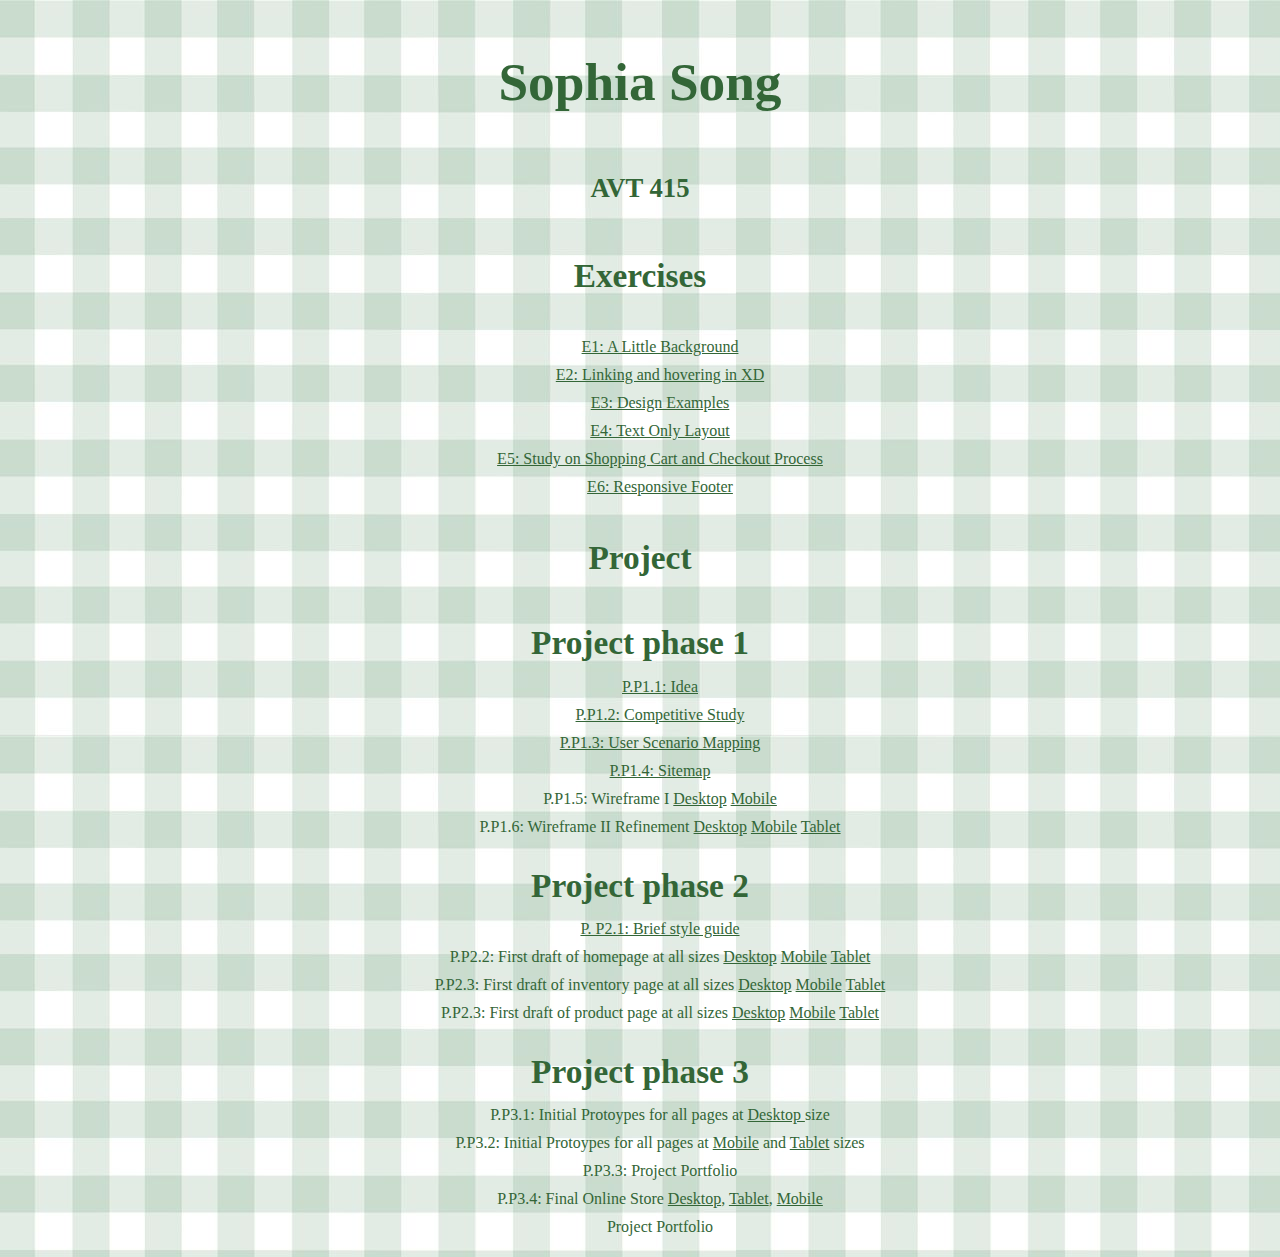
<file: index.html>
<!doctype html>
<html>
<head>
<meta charset="UTF-8">
<title>Course work of Sophia Song</title>
<link rel="stylesheet" href="css/main.css">
</head>

<body>
<h1>Sophia Song</h1>
	<h4>AVT 415</h4>
		<div class="column"><h2>Exercises</h2>
			<dd><a href="https://xd.adobe.com/view/25de2f7c-8224-496c-ae47-65420ad5aaa9-708d/">E1: A Little Background</a></dd>
			<dd><a href="https://xd.adobe.com/view/58b8919e-0efc-4b36-be6a-e59f581b97e1-0deb/">E2: Linking and hovering in XD</a></dd>
			<dd><a href="https://xd.adobe.com/view/1205370b-b042-4f24-8663-aa7aef7497b4-4756/">E3: Design Examples</a></dd>
			<dd><a href="ex/e4_textonly.html">E4: Text Only Layout</a></dd>
			<dd><a href="https://xd.adobe.com/view/5110080c-0e0e-4c29-a2ac-48595f3e9463-0443/">E5: Study on Shopping Cart and Checkout Process</a></dd>
			<dd><a href="ex/e6-footer/footer.html">E6: Responsive Footer</a></dd>
		</div>

	<div class="column">
		<h2>Project</h2>
			<dl>
				<dt>Project phase 1</dt>
				<dd><a href="project/ideas.html">P.P1.1: Idea</a></dd>
				<dd><a href="https://xd.adobe.com/view/cd8bebef-ce15-42f5-abe5-c792b11c8b22-98d8/">P.P1.2: Competitive Study</a></dd>
				<dd><a href="project/userscenariomapping.html">P.P1.3: User Scenario Mapping</a></dd>
				<dd><a href="https://xd.adobe.com/view/fdc67f0e-c590-4dde-91b2-5f2de173c5e6-a895/">P.P1.4: Sitemap</a></dd>
				<dd>P.P1.5: Wireframe I <a href="https://xd.adobe.com/view/0c633505-f734-4159-9076-17774547167b-5930/">Desktop</a> <a href="https://xd.adobe.com/view/75c2aa22-60a0-4aab-8837-6e631b86fe37-2091/">Mobile</a></dd>
				<dd>P.P1.6: Wireframe II Refinement <a href="https://xd.adobe.com/view/32e9ab3b-1438-4285-871c-a08708dc3db3-67ba/">Desktop</a> <a href="https://xd.adobe.com/view/776a565a-8459-4e05-b9dd-96cb466ed4ac-2239/">Mobile</a> <a href="https://xd.adobe.com/view/9781bde1-8cd7-4142-abcb-b1b1f127dcd4-c2d2/">Tablet</a></dd>
			</dl>
			<dl>
				<dt>Project phase 2</dt>
				<dd><a href="https://xd.adobe.com/view/70f66809-f825-40d5-b509-b4a6c924686a-25a5/">P. P2.1: Brief style guide</a></dd>
				<dd>P.P2.2: First draft of homepage at all sizes <a href="https://xd.adobe.com/view/a03ef3cb-d069-4f24-a87a-d57a8a8d2ec7-f56d/">Desktop</a> <a href="https://xd.adobe.com/view/dcfb037f-e3cd-4e5f-9123-8d8868004bb7-89a8/"> Mobile</a> <a href="https://xd.adobe.com/view/c9374ba6-c4c7-4924-b0f6-260ee86b5b7a-9c64/"> Tablet</a> </dd>
				<dd>P.P2.3: First draft of inventory page at all sizes <a href="https://xd.adobe.com/view/1991e207-4c67-4a5d-87f9-8086270bad2a-4cc2/">Desktop</a> <a href="https://xd.adobe.com/view/6a419389-1557-4e85-aa91-2c77ceece0da-3f12/">Mobile</a> <a href="https://xd.adobe.com/view/7e002e61-365b-4857-b3d8-1d8d934b028b-2b53/">Tablet</a></dd>
				<dd>P.P2.3: First draft of product page at all sizes <a href="https://xd.adobe.com/view/f62a3167-ff83-47d1-aa60-aa9013a46a67-a379/">Desktop</a> <a href="https://xd.adobe.com/view/3157ca9e-4d30-42c2-826f-897d2ba03e1b-6404/">Mobile</a> <a href="https://xd.adobe.com/view/84d1e46b-a2a1-4f95-aa0a-a2c86a2cc9d2-d182/">Tablet</a></dd>
			</dl>
			<dl>
				<dt>Project phase 3</dt>
			<dd>P.P3.1: Initial Protoypes for all pages at <a href="#">Desktop </a>size </dd>
			<dd>P.P3.2: Initial Protoypes for all pages at <a href="#">Mobile</a> and <a href="#">Tablet</a> sizes</dd>
			<dd>P.P3.3: Project Portfolio</dd>
			<dd>P.P3.4: Final Online Store <a href="#">Desktop</a>, <a href="#"> Tablet</a>, <a href="#"> Mobile</a></dd>
			<dd>Project Portfolio</dd>
			</dl>
	</div>
</body>
</html>
</file>
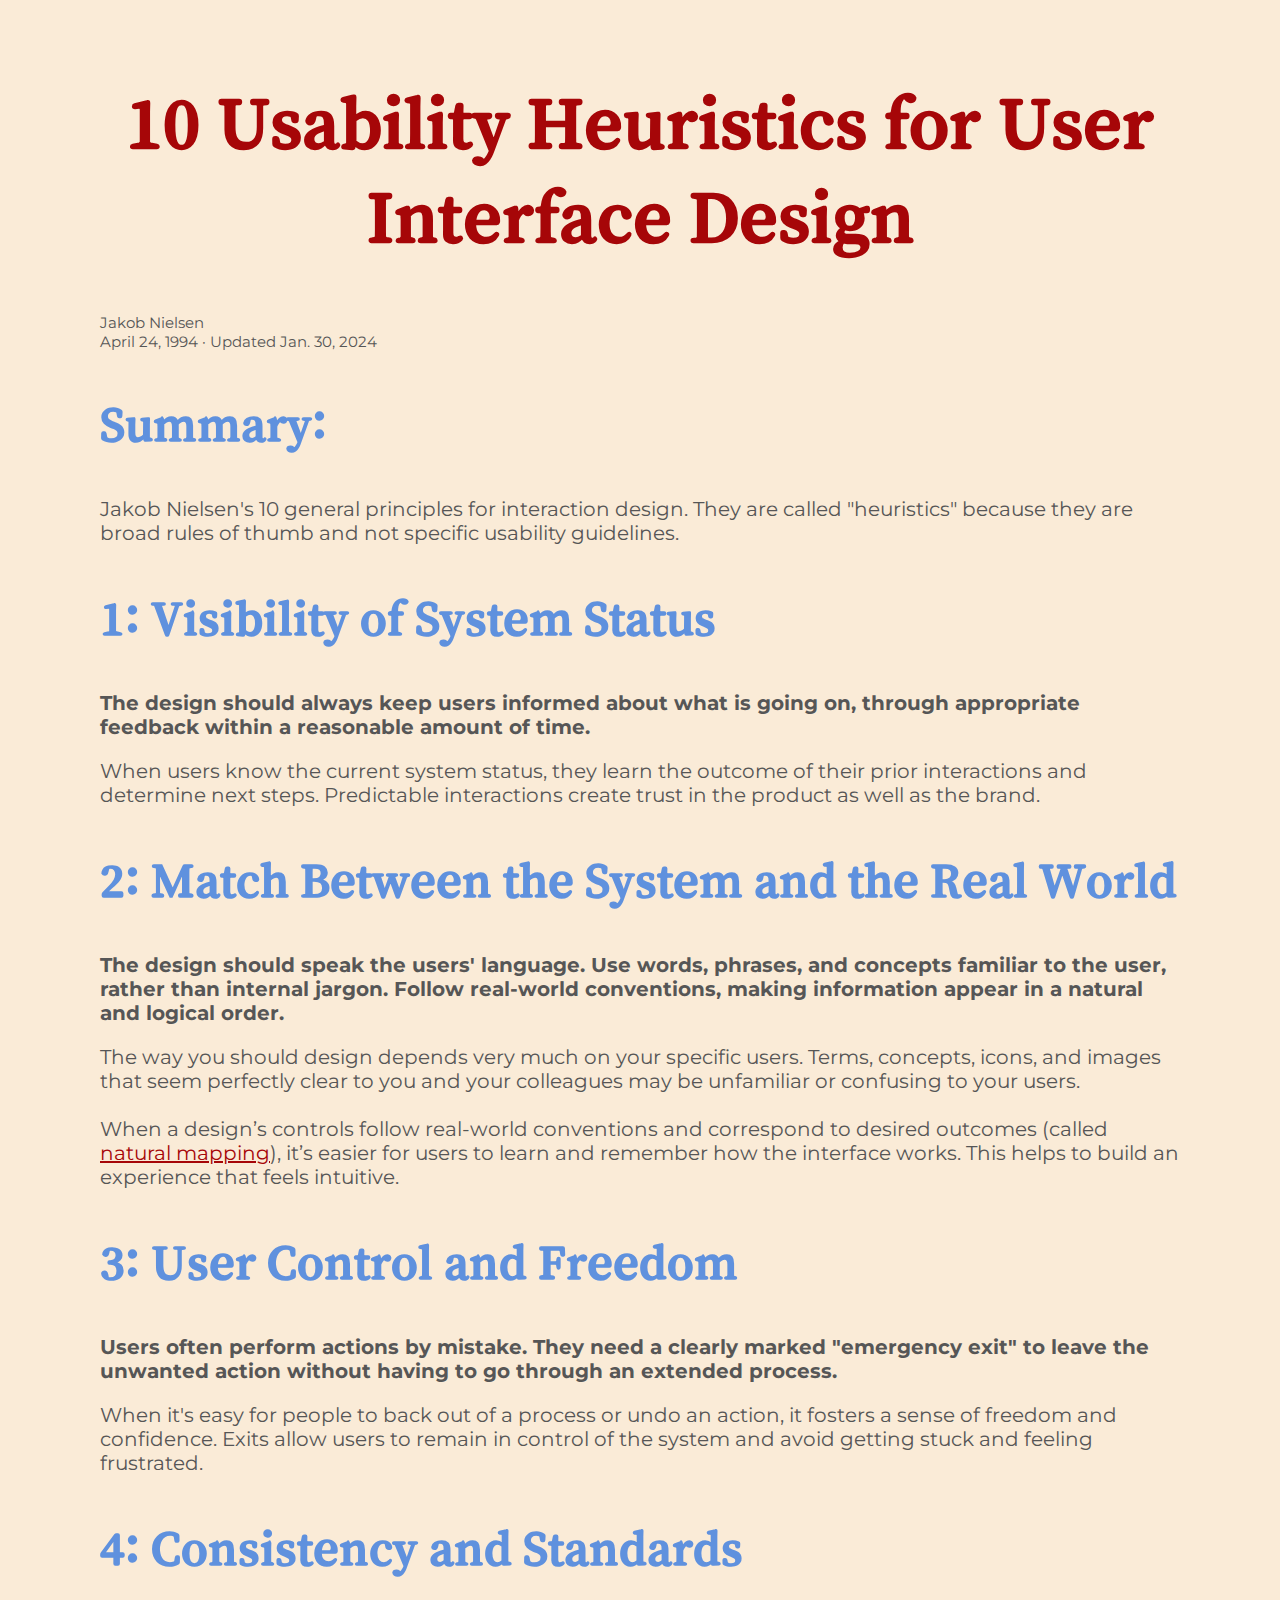
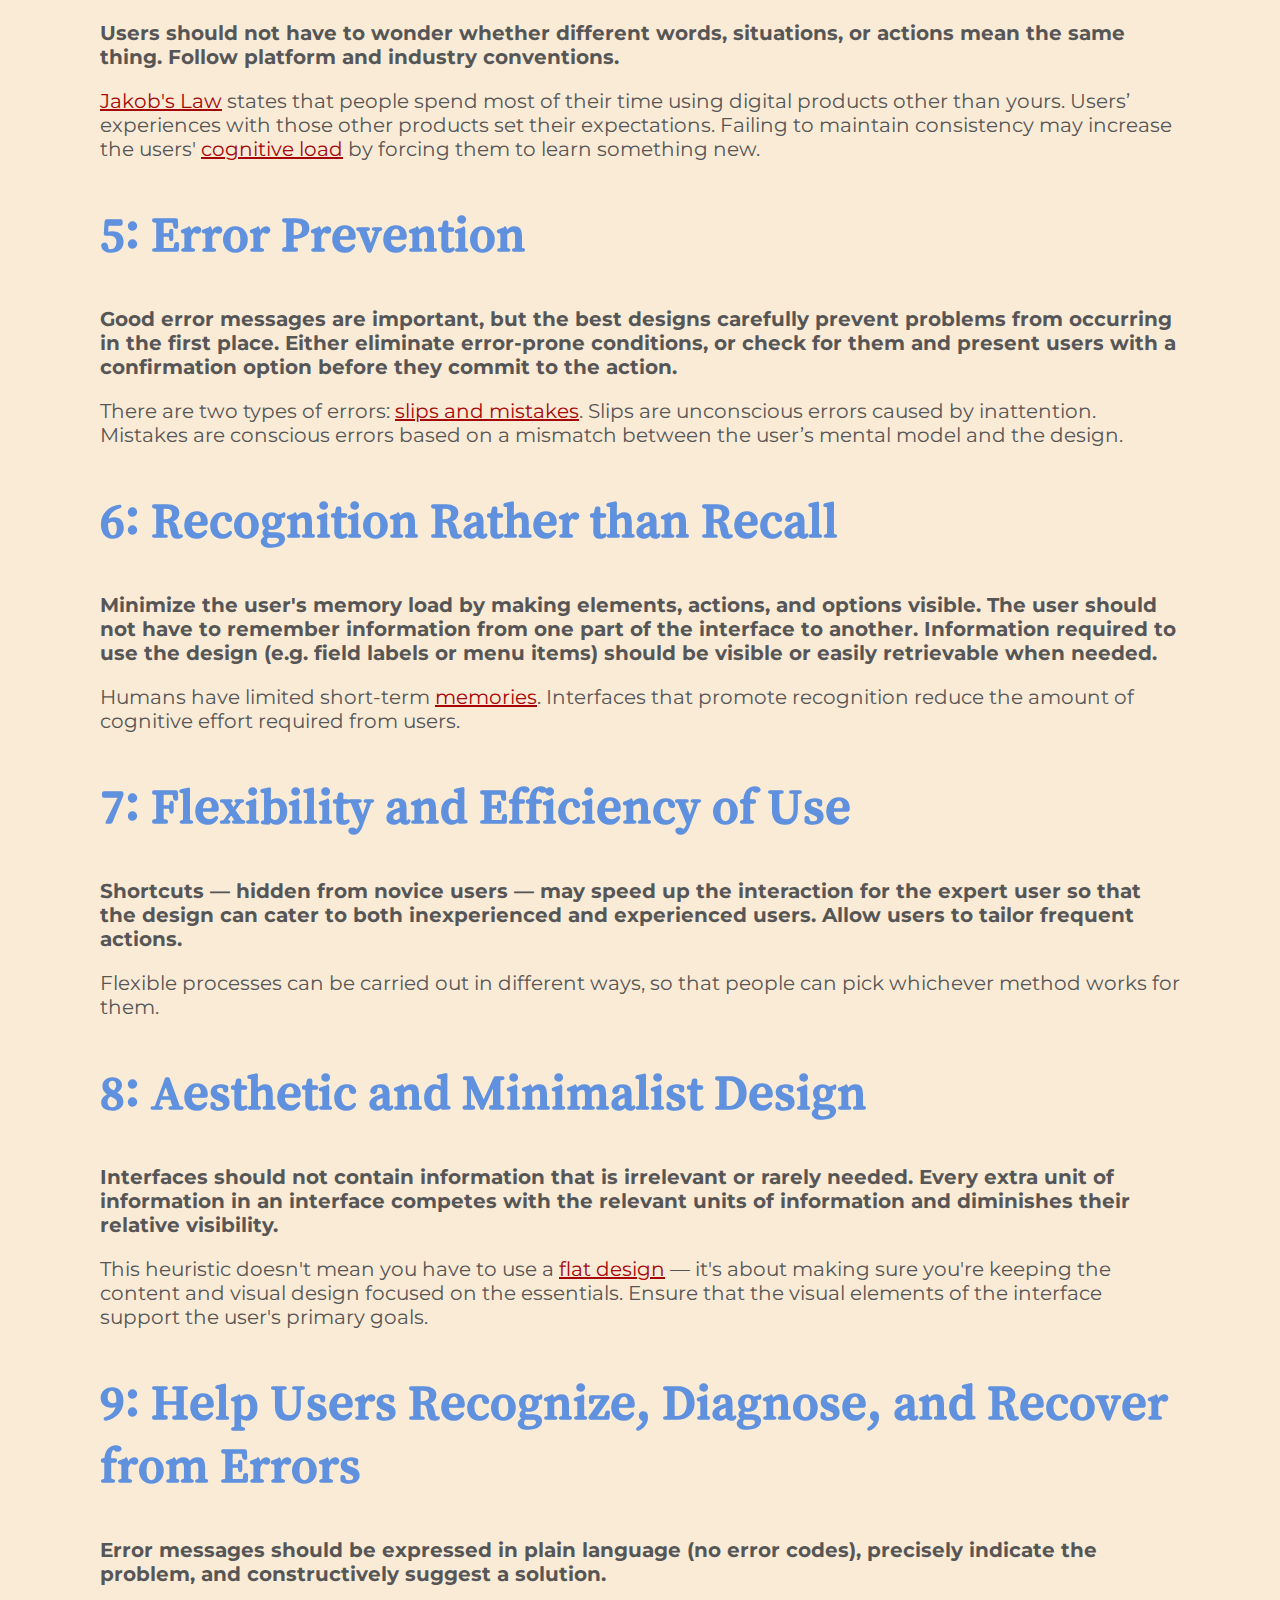
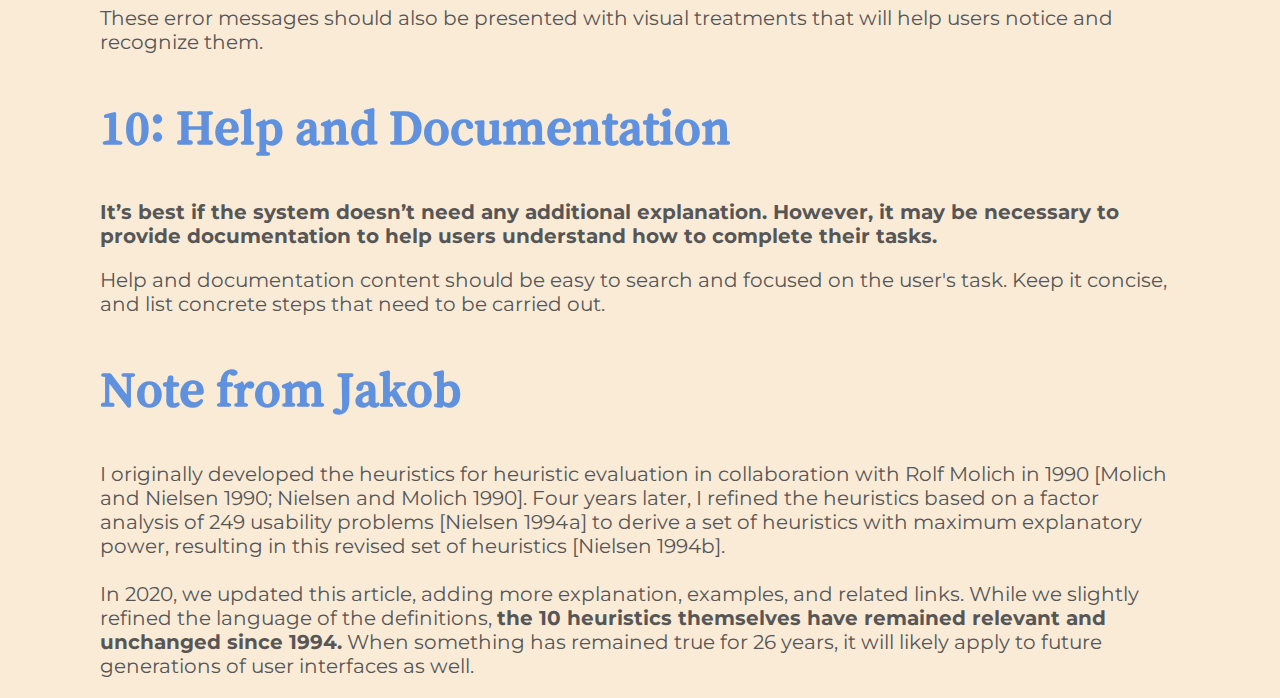
<file: ex/e4_textonly.html>
<!doctype html>
<html>
<head>
<meta charset="UTF-8">
<title>Text Only Layout</title>
<link rel="stylesheet" href="../css/textonly.css">
<link rel="preconnect" href="https://fonts.googleapis.com">
<link rel="preconnect" href="https://fonts.gstatic.com" crossorigin>
<link href="https://fonts.googleapis.com/css2?family=Montserrat:ital,wght@0,100..900;1,100..900&family=Song+Myung&display=swap" rel="stylesheet">
</head>

<body>
	<h1>10 Usability Heuristics for User Interface Design</h1>
	<h6>Jakob Nielsen<br>
	April 24, 1994 · Updated Jan. 30, 2024</h6>
	<h2>Summary:</h2>
		<p>Jakob Nielsen's 10 general principles for interaction design. They are called "heuristics" because they are broad rules of thumb and not specific usability guidelines.</p>
	
	<h2>1: Visibility of System Status</h2>
		<p><span>The design should always keep users informed about what is going on, through appropriate feedback within a reasonable amount of time.</span></p>
		<p>When users know the current system status, they learn the outcome of their prior interactions and determine next steps. Predictable interactions create trust in the product as well as the brand.</p>
	
	<h2>2: Match Between the System and the Real World</h2>
		<p><span>The design should speak the users' language. Use words, phrases, and concepts familiar to the user, rather than internal jargon. Follow real-world conventions, making information appear in a natural and logical order.</span></p>
		<p>The way you should design depends very much on your specific users. Terms, concepts, icons, and images that seem perfectly clear to you and your colleagues may be unfamiliar or confusing to your users. <br> 

		<br>When a design’s controls follow real-world conventions and correspond to desired outcomes (called <a href="https://www.nngroup.com/articles/natural-mappings/">natural mapping</a>), it’s easier for users to learn and remember how the interface works. This helps to build an experience that feels intuitive.</p>
	
	<h2>3: User Control and Freedom</h2>
		<p><span>Users often perform actions by mistake. They need a clearly marked "emergency exit" to leave the unwanted action without having to go through an extended process.</span></p>
		<p>When it's easy for people to back out of a process or undo an action, it fosters a sense of freedom and confidence. Exits allow users to remain in control of the system and avoid getting stuck and feeling frustrated.</p>
	
	<h2>4: Consistency and Standards</h2>
		<p><span>Users should not have to wonder whether different words, situations, or actions mean the same thing. Follow platform and industry conventions.</span></p>
		<p><a href="https://www.nngroup.com/videos/jakobs-law-internet-ux/">Jakob's Law</a> states that people spend most of their time using digital products other than yours. Users’ experiences with those other products set their expectations. Failing to maintain consistency may increase the users' <a href="https://www.nngroup.com/articles/minimize-cognitive-load/">cognitive load</a> by forcing them to learn something new.</p>
	
	<h2>5: Error Prevention</h2>
		<p><span>Good error messages are important, but the best designs carefully prevent problems from occurring in the first place. Either eliminate error-prone conditions, or check for them and present users with a confirmation option before they commit to the action.</span></p>
		<p>There are two types of errors: <a href="https://www.nngroup.com/videos/slips-vs-mistakes/">slips and mistakes</a>. Slips are unconscious errors caused by inattention. Mistakes are conscious errors based on a mismatch between the user’s mental model and the design.</p>
	
	<h2>6: Recognition Rather than Recall</h2>
		<p><span>Minimize the user's memory load by making elements, actions, and options visible. The user should not have to remember information from one part of the interface to another. Information required to use the design (e.g. field labels or menu items) should be visible or easily retrievable when needed.</span></p>
		<p>Humans have limited short-term <a href="https://www.nngroup.com/articles/working-memory-external-memory/">memories</a>. Interfaces that promote recognition reduce the amount of cognitive effort required from users.</p>
	
	<h2>7: Flexibility and Efficiency of Use</h2>
		<p><span>Shortcuts — hidden from novice users — may speed up the interaction for the expert user so that the design can cater to both inexperienced and experienced users. Allow users to tailor frequent actions.</span></p>
		<p>Flexible processes can be carried out in different ways, so that people can pick whichever method works for them.</p>
	
	<h2>8: Aesthetic and Minimalist Design</h2>
		<p><span>Interfaces should not contain information that is irrelevant or rarely needed. Every extra unit of information in an interface competes with the relevant units of information and diminishes their relative visibility.</span></p>
		<p>This heuristic doesn't mean you have to use a <a href="https://www.nngroup.com/articles/flat-design/">flat design</a> — it's about making sure you're keeping the content and visual design focused on the essentials. Ensure that the visual elements of the interface support the user's primary goals.</p>
	
	<h2>9: Help Users Recognize, Diagnose, and Recover from Errors</h2>
		<p><span>Error messages should be expressed in plain language (no error codes), precisely indicate the problem, and constructively suggest a solution.</span></p>
		<p>These error messages should also be presented with visual treatments that will help users notice and recognize them.</p>
	
	<h2>10: Help and Documentation</h2>
		<p><span>It’s best if the system doesn’t need any additional explanation. However, it may be necessary to provide documentation to help users understand how to complete their tasks.</span></p>
		<p>Help and documentation content should be easy to search and focused on the user's task. Keep it concise, and list concrete steps that need to be carried out.</p>
	
	<h2>Note from Jakob</h2>
		<p>I originally developed the heuristics for heuristic evaluation in collaboration with Rolf Molich in 1990 [Molich and Nielsen 1990; Nielsen and Molich 1990]. Four years later, I refined the heuristics based on a factor analysis of 249 usability problems [Nielsen 1994a] to derive a set of heuristics with maximum explanatory power, resulting in this revised set of heuristics [Nielsen 1994b].<br>

		<br>In 2020, we updated this article, adding more explanation, examples, and related links. While we slightly refined the language of the definitions, <span>the 10 heuristics themselves have remained relevant and unchanged since 1994.</span> When something has remained true for 26 years, it will likely apply to future generations of user interfaces as well.</p>
</body>
</html>
</file>
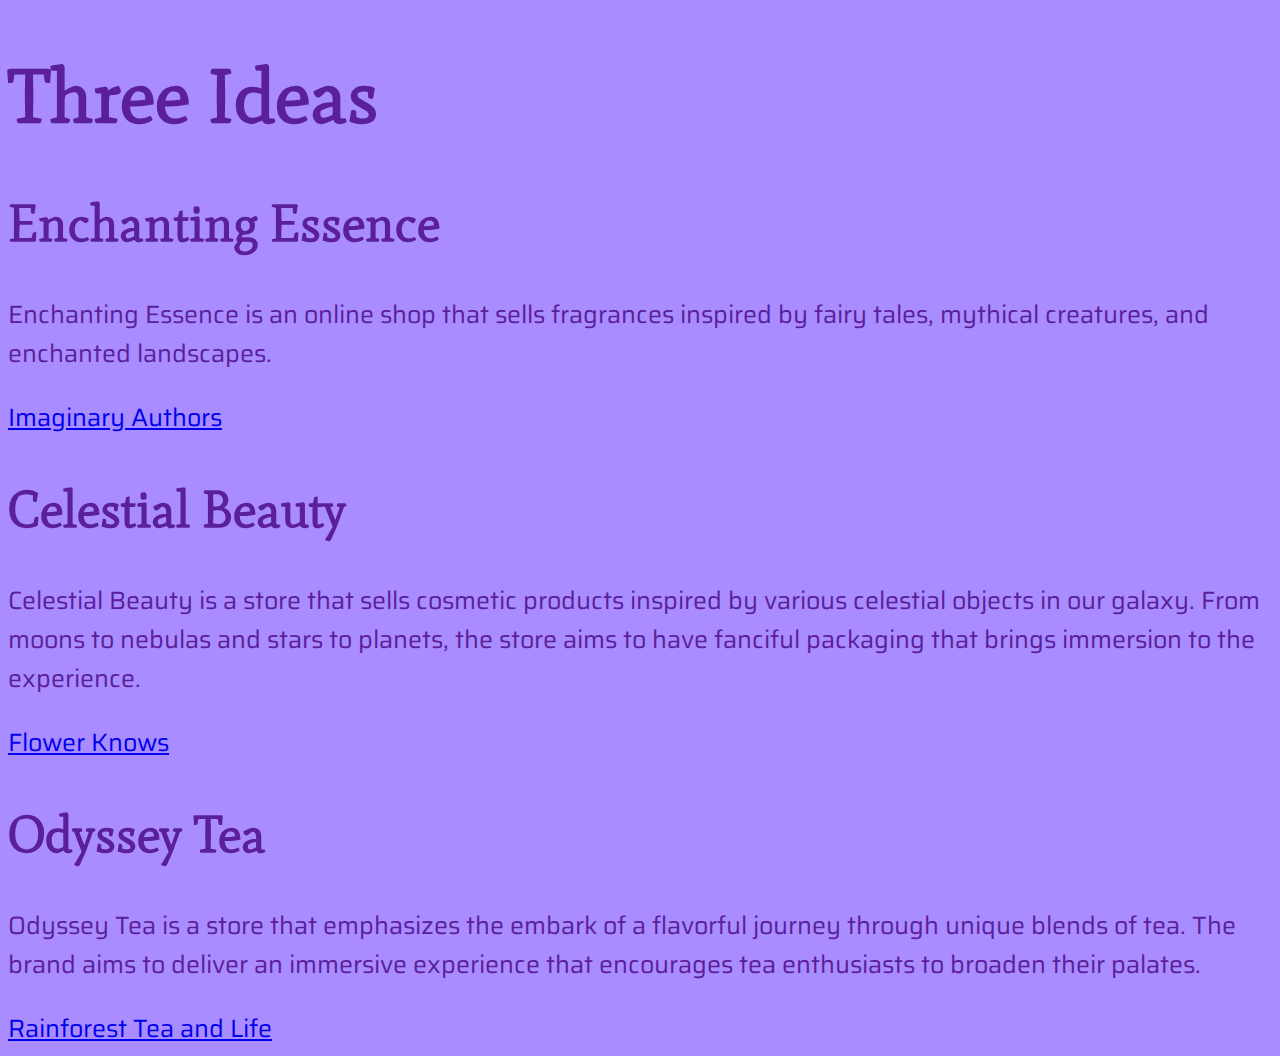
<file: project/ideas.html>
<!doctype html>
<html>
<head>
<meta charset="UTF-8">
<title>ideas</title>
<link rel="stylesheet" href="../css/ideas.css">
<link rel="preconnect" href="https://fonts.googleapis.com">
<link rel="preconnect" href="https://fonts.gstatic.com" crossorigin>
<link href="https://fonts.googleapis.com/css2?family=Mate:ital@0;1&family=Saira:ital,wght@0,100..900;1,100..900&display=swap" rel="stylesheet">
</head>

<body>
	<h1>Three Ideas</h1>
	<h2>Enchanting Essence</h2>
	<p>Enchanting Essence is an online shop that sells fragrances inspired by fairy tales, mythical creatures, and enchanted landscapes. </p>
	<a href="https://imaginaryauthors.com/">Imaginary Authors</a>
	<h2>Celestial Beauty</h2>
	<p>Celestial Beauty is a store that sells cosmetic products inspired by various celestial objects in our galaxy. From moons to nebulas and stars to planets, the store aims to have fanciful packaging that brings immersion to the experience.</p>
	<a href="https://flowerknows.co/">Flower Knows</a>
	<h2>Odyssey Tea</h2>
	<p>Odyssey Tea is a store that emphasizes the embark of a flavorful journey through unique blends of tea. The brand aims to deliver an immersive experience that encourages tea enthusiasts to broaden their palates.</p>
	<a href="https://rftealife.com/">Rainforest Tea and Life</a>
</body>
</html>
</file>
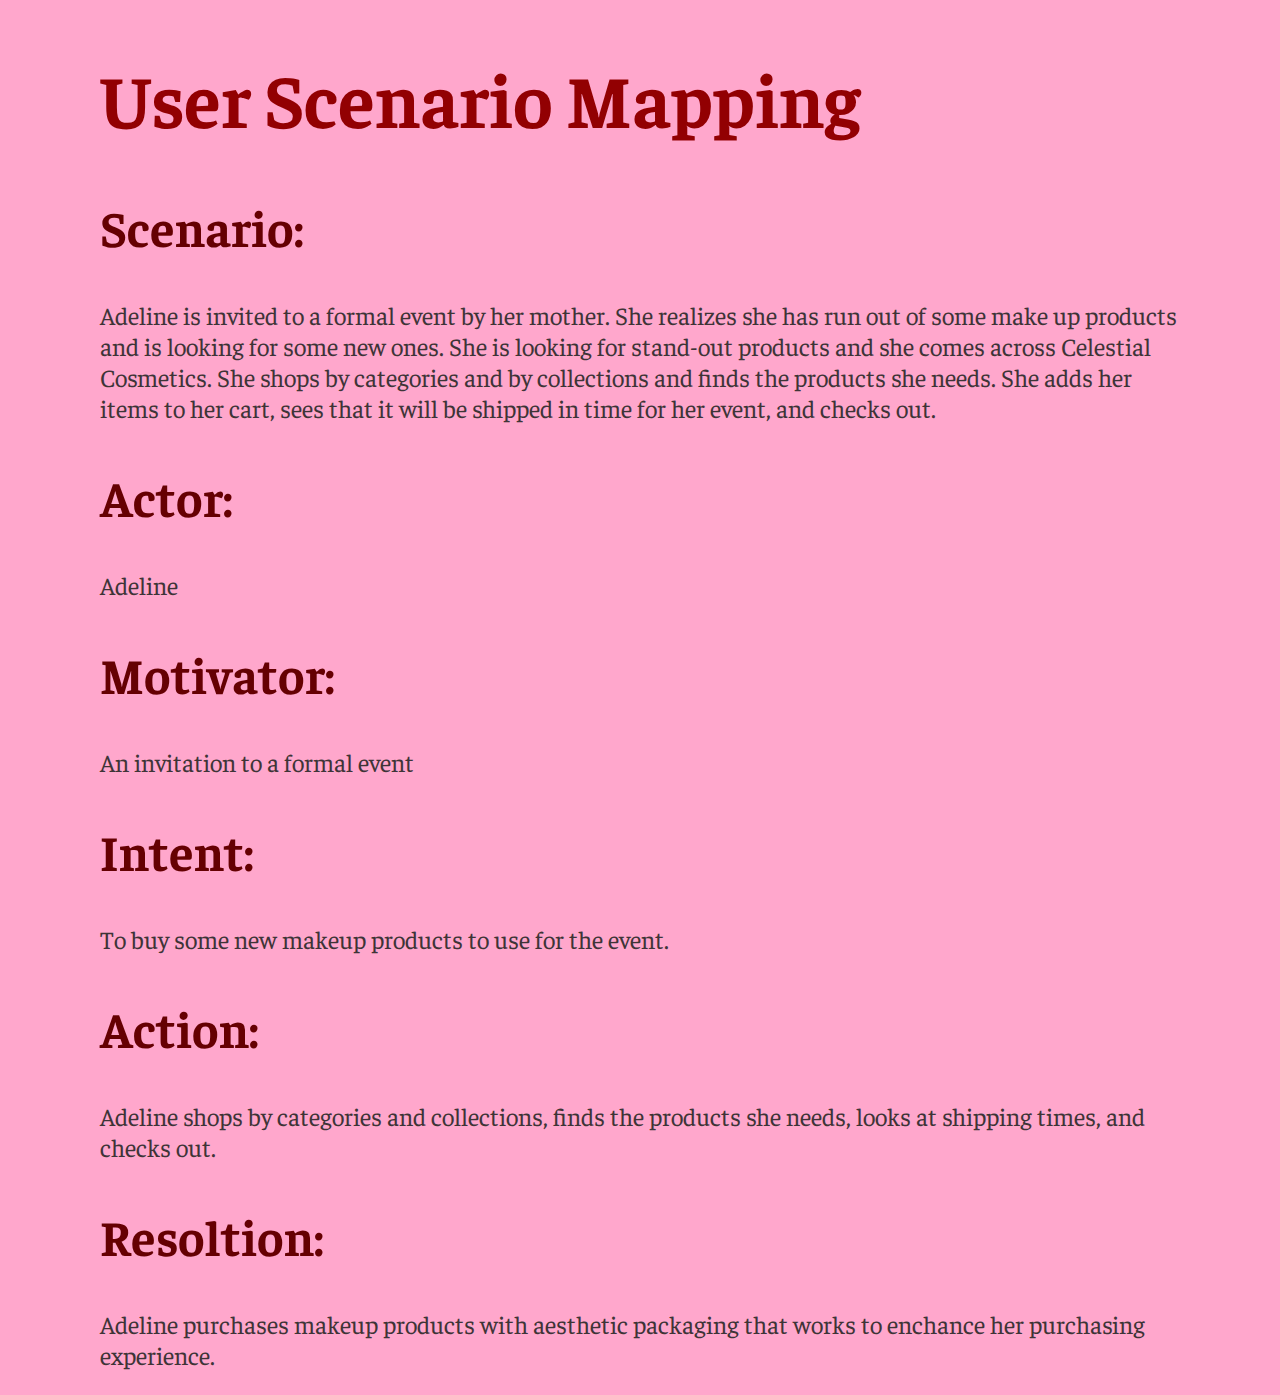
<file: project/userscenariomapping.html>
<!doctype html>
<html>
<head>
<meta charset="UTF-8">
<title>User Scenario Mapping</title>
<link rel="stylesheet" href="../css/userscenariomapping.css">
<link rel="preconnect" href="https://fonts.googleapis.com">
<link rel="preconnect" href="https://fonts.gstatic.com" crossorigin>
<link href="https://fonts.googleapis.com/css2?family=Faustina:ital,wght@0,300..800;1,300..800&display=swap" rel="stylesheet">
</head>

<body>
	
	<h1>User Scenario Mapping</h1>
	<p></p>
	
	<h2>Scenario:</h2>
	<p>Adeline is invited to a formal event by her mother. She realizes she has run out of some make up products and is looking for some new ones. She is looking for stand-out products and she comes across Celestial Cosmetics. She shops by categories and by collections and finds the products she needs. She adds her items to her cart, sees that it will be shipped in time for her event, and checks out.</p>
	
	<h2>Actor:</h2>
	<p>Adeline</p>
	
	<h2>Motivator:</h2>
	<p>An invitation to a formal event</p>
	
	<h2>Intent:</h2>
	<p>To buy some new makeup products to use for the event.</p>
	
	<h2>Action:</h2>
	<p>Adeline shops by categories and collections, finds the products she needs, looks at shipping times, and checks out.</p>
	
	<h2>Resoltion:</h2>
	<p>Adeline purchases makeup products with aesthetic packaging that works to enchance her purchasing experience.</p>
	
</body>
</html>
</file>
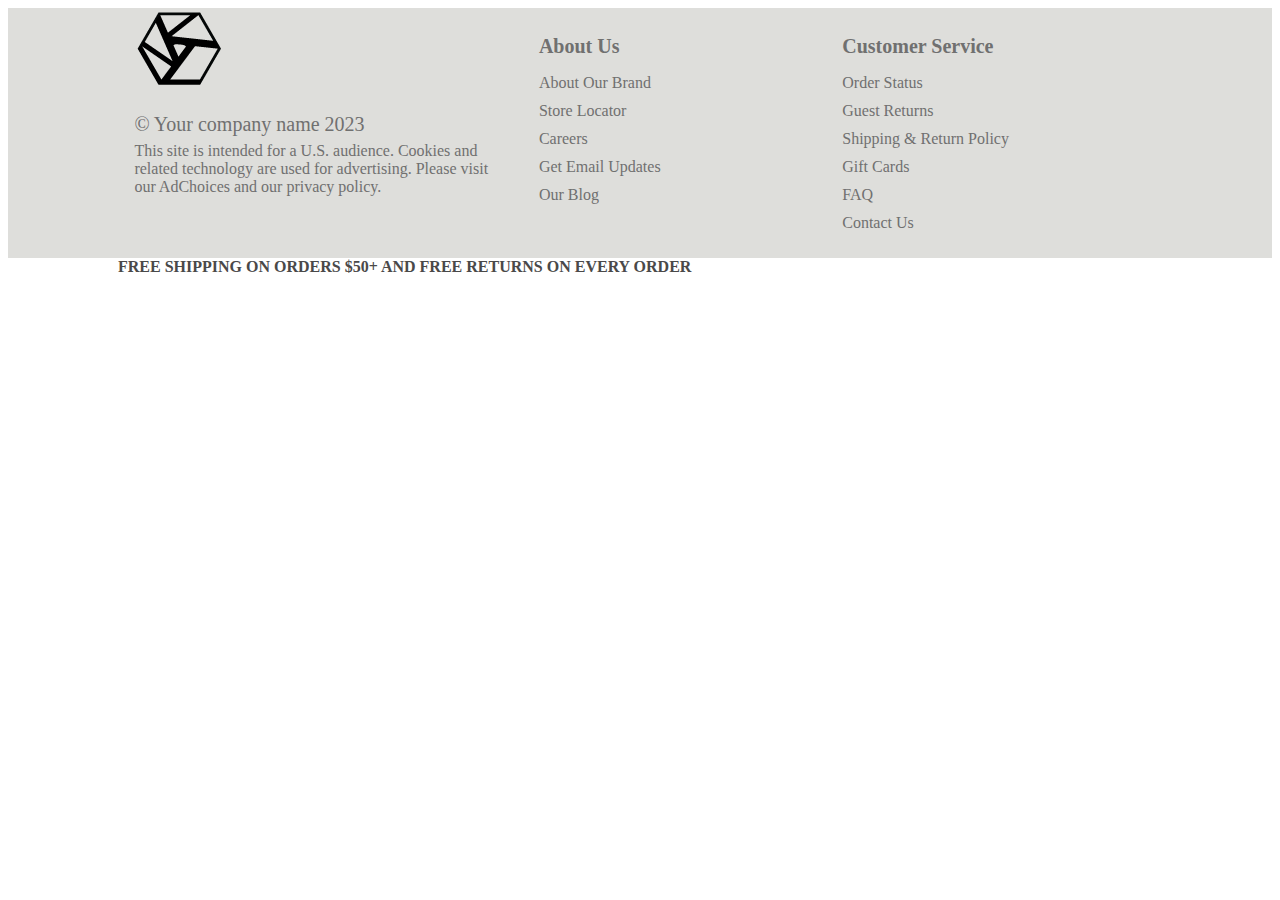
<file: ex/e6-footer/footer.html>
<!DOCTYPE html>
<html>
  <head>
    <meta charset="utf-8">
    <title>Responsive footer</title>
    <!-- makes media query work on mobile -->
    <meta name="viewport" content="width=device-width, initial-scale=1">
    <!-- link to google font stuff -->
    <!-- end google font link -->
    <link rel="stylesheet" href="css/footer.css">
  </head>

  <body>
	 <div class="box">
    <div class="flex-container">
		<div class="flex-item-left">
			<svg xmlns="http://www.w3.org/2000/svg" xmlns:xlink="http://www.w3.org/1999/xlink" width="90" height="81" viewBox="0 0 90 81">
  <image id="logomark" width="90" height="81" xlink:href="[data-uri]"/>
</svg>


			<h3>© Your company name 2023</h3>
			<p>This site is intended for a U.S. audience. Cookies and related technology are used for advertising. Please visit our AdChoices and our privacy policy.</p>
		</div>
		<div class="flex-item-center">
			<div class="about">
				<h4>About Us</h4>
				<ul>
					<li>About Our Brand</li>
					<li>Store Locator</li>
					<li>Careers</li>
					<li>Get Email Updates</li>
					<li>Our Blog</li>
				</ul>
			</div>
		</div>
		<div class="flex-item-right">
			<div class="about">
				<h4>Customer Service</h4>
				<ul>
					<li>Order Status</li>
					<li>Guest Returns</li>
					<li>Shipping & Return Policy</li>
					<li>Gift Cards</li>
					<li>FAQ</li>
					<li>Contact Us</li>
				</ul>
			</div>
		</div>
	</div>
		</div>

    <div class="footer-bottom"> FREE SHIPPING ON ORDERS $50+ AND FREE RETURNS ON EVERY ORDER </div>

   
  </body>
</html>
</file>
<file: css/main.css>
@charset "UTF-8";
/* CSS Document */

html {font-size: 100%;} /*16px*/

body {
	color: #336637;
	line-height: 1.75;
	background-image: url("gingham.jpeg");
	text-align: center;
	
}

h1 {
	font-size: 40pt;
}

h2 {
	font-size: 25pt;
}

h4 {
	font-size: 20pt;
}

dt {
	font-size: 25pt;
	font-weight: bold;
}

dd {
	font-size: 12pt;
}

a {
	font-size:12pt;
	color: #336637;
}
</file>
<file: css/textonly.css>
@charset "UTF-8";
/* CSS Document */

body {
	font-family: "Montserrat", sans-serif;
	background-color: antiquewhite;
	margin-left: 100px;
	margin-right: 100px;
	margin-top: 75px;
}

h1 {
	font-family: "Song Myung", serif;
	color: #A60608;
	font-size: 75px;
	text-align: center;
}

h6{
	color: #565656;
	font-weight: normal;
	font-size: 15px;
}

h2{
	font-family: "Song Myung", serif;
	color: #5F91DE;
	font-size: 50px;
}

p{
	color: #565656;
	font-size: 20px;
}

span{
	font-weight: bold;
}

a{
	color:#A60608;
}
</file>
<file: css/ideas.css>
@charset "UTF-8";
/* CSS Document */
body {
	background-color: #A98CFF;
	color: #5B2099;
}

h1 {
	font-family: "Mate", serif;
	font-size: 75px;
}

h2{
	font-family: "Mate", serif;
	font-size: 50px;
}

p{
	font-family: "Saira", sans-serif;
	font-size: 25px;
}

a{
	font-family: "Saira", sans-serif;
	font-size: 25px;
}
</file>
<file: css/userscenariomapping.css>
@charset "UTF-8";
/* CSS Document */

body{
	font-family: "Faustina", serif;
	background-color: #FFA7CC; 
	margin-left: 100px;
	margin-right: 100px;
}

h1{
	color:#920002;
	font-size: 75px;
}

h2{
	color:#650002;
	font-size: 50px;
}

p{
	color:#3E3437;
	font-size: 25px;
}
</file>
<file: ex/e6-footer/css/footer.css>
@charset "UTF-8";
/* CSS Document */


/* Styles for browser window is widder than 800px */
* {
  box-sizing: border-box;
	
	color: #707070;
	font-family: 'Open Sans';
}

.box{
	background-color:#DEDEDB;
	width:100%;
}

.flex-container{
	display: flex;
	flex-wrap: wrap;
	text-align: left;
	background-color: #DEDEDB;
	margin: 0 auto;
	width: 80%;
	
}

.flex-item-left{
	flex:40%;
	padding-right: 30px;
}

.flex-item-center{
	flex:30%;
}

.flex-item-right{
	flex:30%;
}

.footer-bottom{
	display: flex;
	text-align: left;
	flex:100%;
	background-color: white;
	color: #4A4949;
	font-weight:bold;
	padding-left:110px;
}

li{
	list-style: none;
	text-indent: inherit;
	font-size: 16px;
	margin-left: -40px;
	padding-bottom: 10px;
}

h4{
	text-weight: bolder;
	font-size: 20px;
	margin-bottom: 0;
}

h3{
	font-weight: normal;
	font-size: 20px;
	margin-bottom: -10px;
}

p{
	font-size: 16px;
}


/* Start: tell browser to do the followings when browser window is 800px or smaller */
  @media only screen and (max-width: 800px) {
	  .flex-item-center, .flex-item-left, .flex-item-right {
		  flex:100%;
		  background-color: #DEDEDB;
	  }



} /* don't forget to close the styles for 800px and smaller */
</file>
